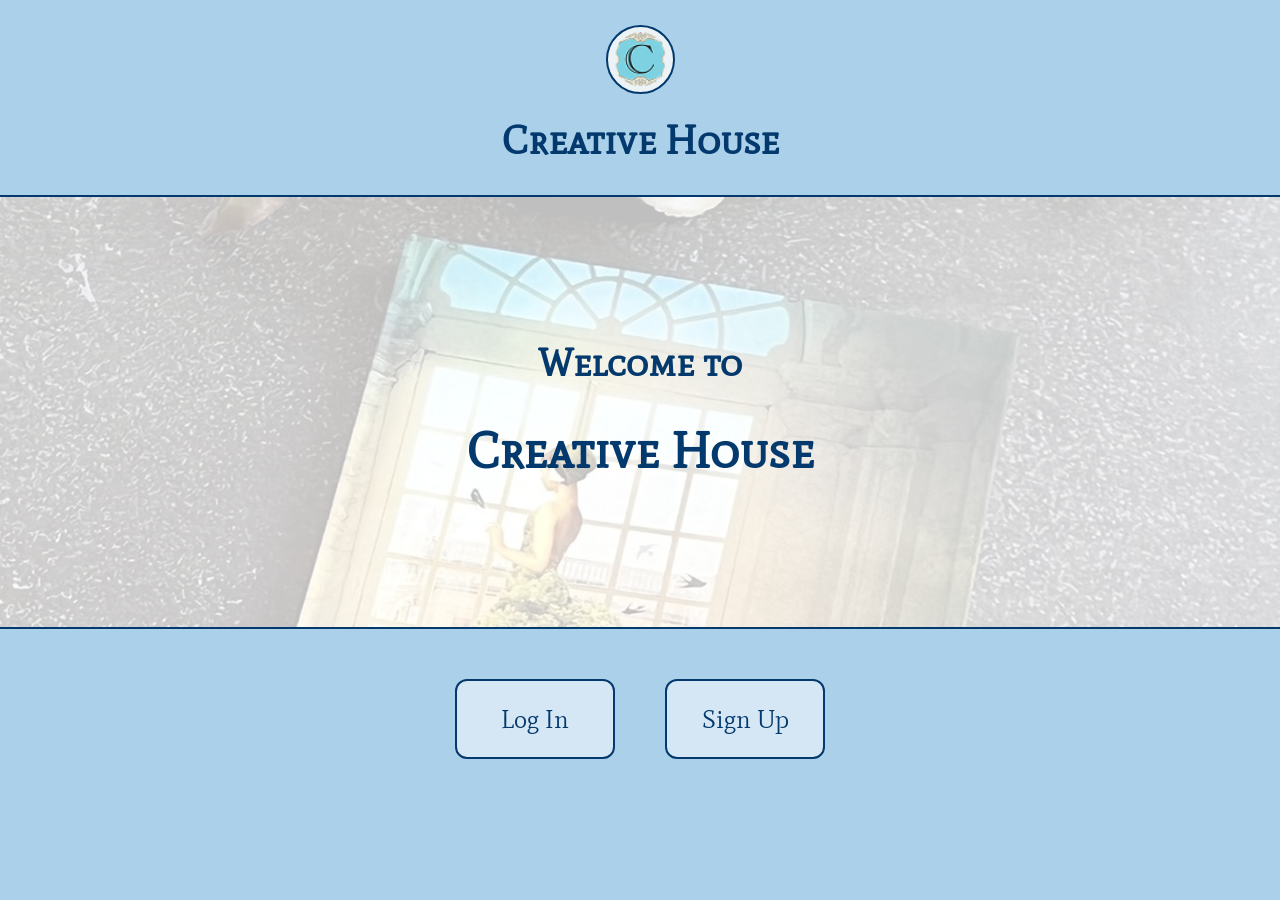
<file: index.html>
<!DOCTYPE html>
<html lang="en">
<head>
    <meta charset="UTF-8">
    <meta name="viewport" content="width=device-width, initial-scale=1.0">
    <title>Welcome Page</title>
    <link href="https://fonts.googleapis.com/css2?family=Mate+SC&display=swap" rel="stylesheet">
    <link href="https://fonts.googleapis.com/css2?family=Mate+SC&family=Mate:ital@0;1&display=swap" rel="stylesheet">
    <link rel="stylesheet" href="Welcome Page.css">
</head>
<body>
    <header>
        <img class="logo" src="Images/Creative House Logo.png" alt="Creative House Logo">
        <h1>Creative House</h1>
    </header>
    <main>
        <div class="container">
            <img src="Images/Welcome Page Background.png" alt="Welcome Page Background">
            <div class="transparentBox">
                <div class="centered">
                    <h2>Welcome to</h2>
                    <h1>Creative House</h1>
                </div>
            </div>
        </div>
    </main>
    <footer>
        <div class="buttonContainer">
            <a href="Home Page.html"><button>Log In</button></a>
            <a href="Home Page.html"><button>Sign Up</button></a>
        </div>
    </footer>
</body>
</html>
</file>
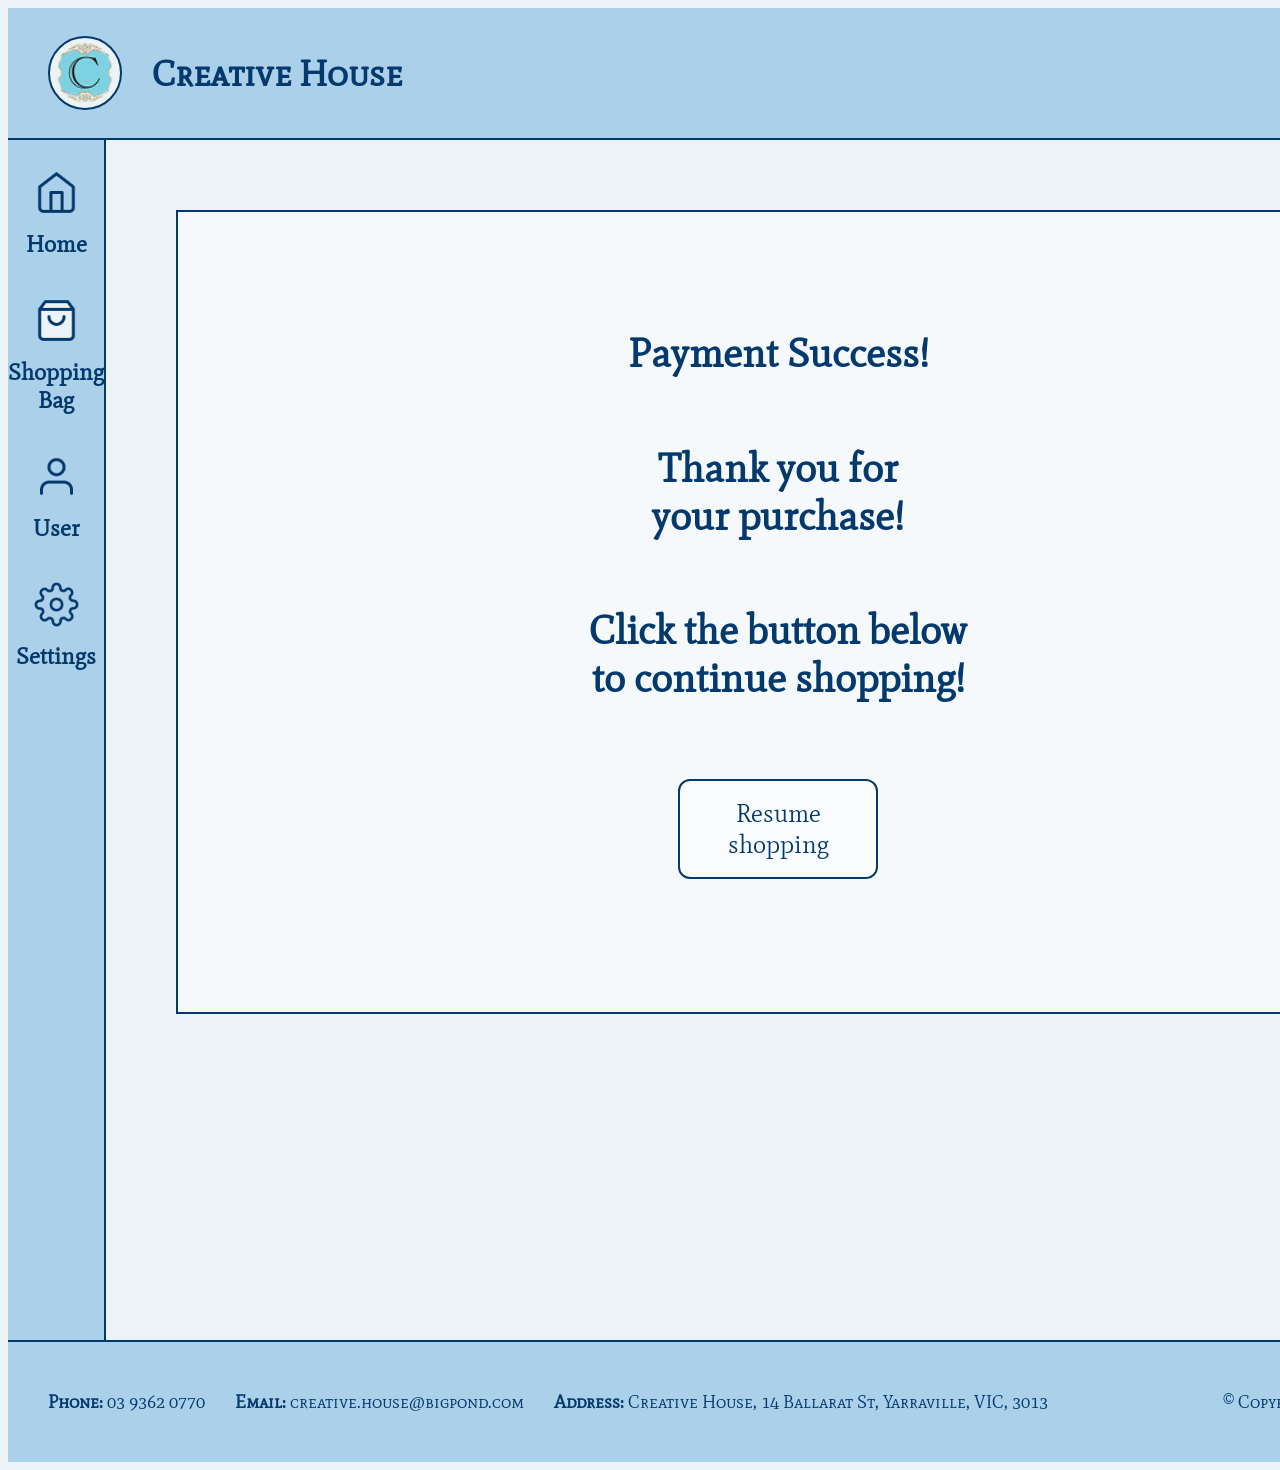
<file: Confirmation of Payment.html>
<!DOCTYPE html>
<html lang="en">
<head>
    <meta charset="UTF-8">
    <meta name="viewport" content="width=device-width, initial-scale=1.0">
    <title>Confirmation of Payment</title>
    <link href="https://fonts.googleapis.com/css2?family=Mate+SC&display=swap" rel="stylesheet">
    <link href="https://fonts.googleapis.com/css2?family=Mate+SC&family=Mate:ital@0;1&display=swap" rel="stylesheet">
    <link rel="stylesheet" href="INFO20005 A3.css">
</head>
<body>
    <header>
        <img class="logo" src="Images/Creative House Logo.png" alt="Creative house Logo">
        <h1>Creative House</h1>
    </header>
    <main>
        <div id="navbar">
            <a href="Home Page.html"><img src="Images/Home.png" alt="Home"></a>
            <a href="Home Page.html"><h3>Home</h3></a>
            <div class="bag-wrapper">
                <img src="Images/Shopping Bag Active.png" alt="Shopping Bag">
                <span class="bagBadge" id="bagBadge">2</span>
            </div>
            <h3>Shopping <br> Bag</h3>
            <img src="Images/User.png" alt="User">
            <h3>User</h3>
            <img src="Images/Settings.png" alt="Settings">
            <h3>Settings</h3>
        </div>
        <div class="content">
            <div class="confirmBox">
                <h1>Payment Success!</h1>
                <h1>Thank you for <br> your purchase!</h1>
                <h1>Click the button below <br> to continue shopping!</h1>
                <div class="endButtonContainer">
                    <a href="Home Page.html"><button class="endButton">Resume shopping</button></a>
                </div>
            </div>
        </div>
    </main>
    <footer>
        <p><strong>Phone:</strong> 03 9362 0770</p>
        <p><strong>Email:</strong> creative.house@bigpond.com</p>
        <p><strong>Address:</strong> Creative House, 14 Ballarat St, Yarraville, VIC, 3013</p>
        <div class="copyright">
            <p>© Copyright Creative House 2026</p>
        </div>
    </footer>
</body>
</html>
</file>
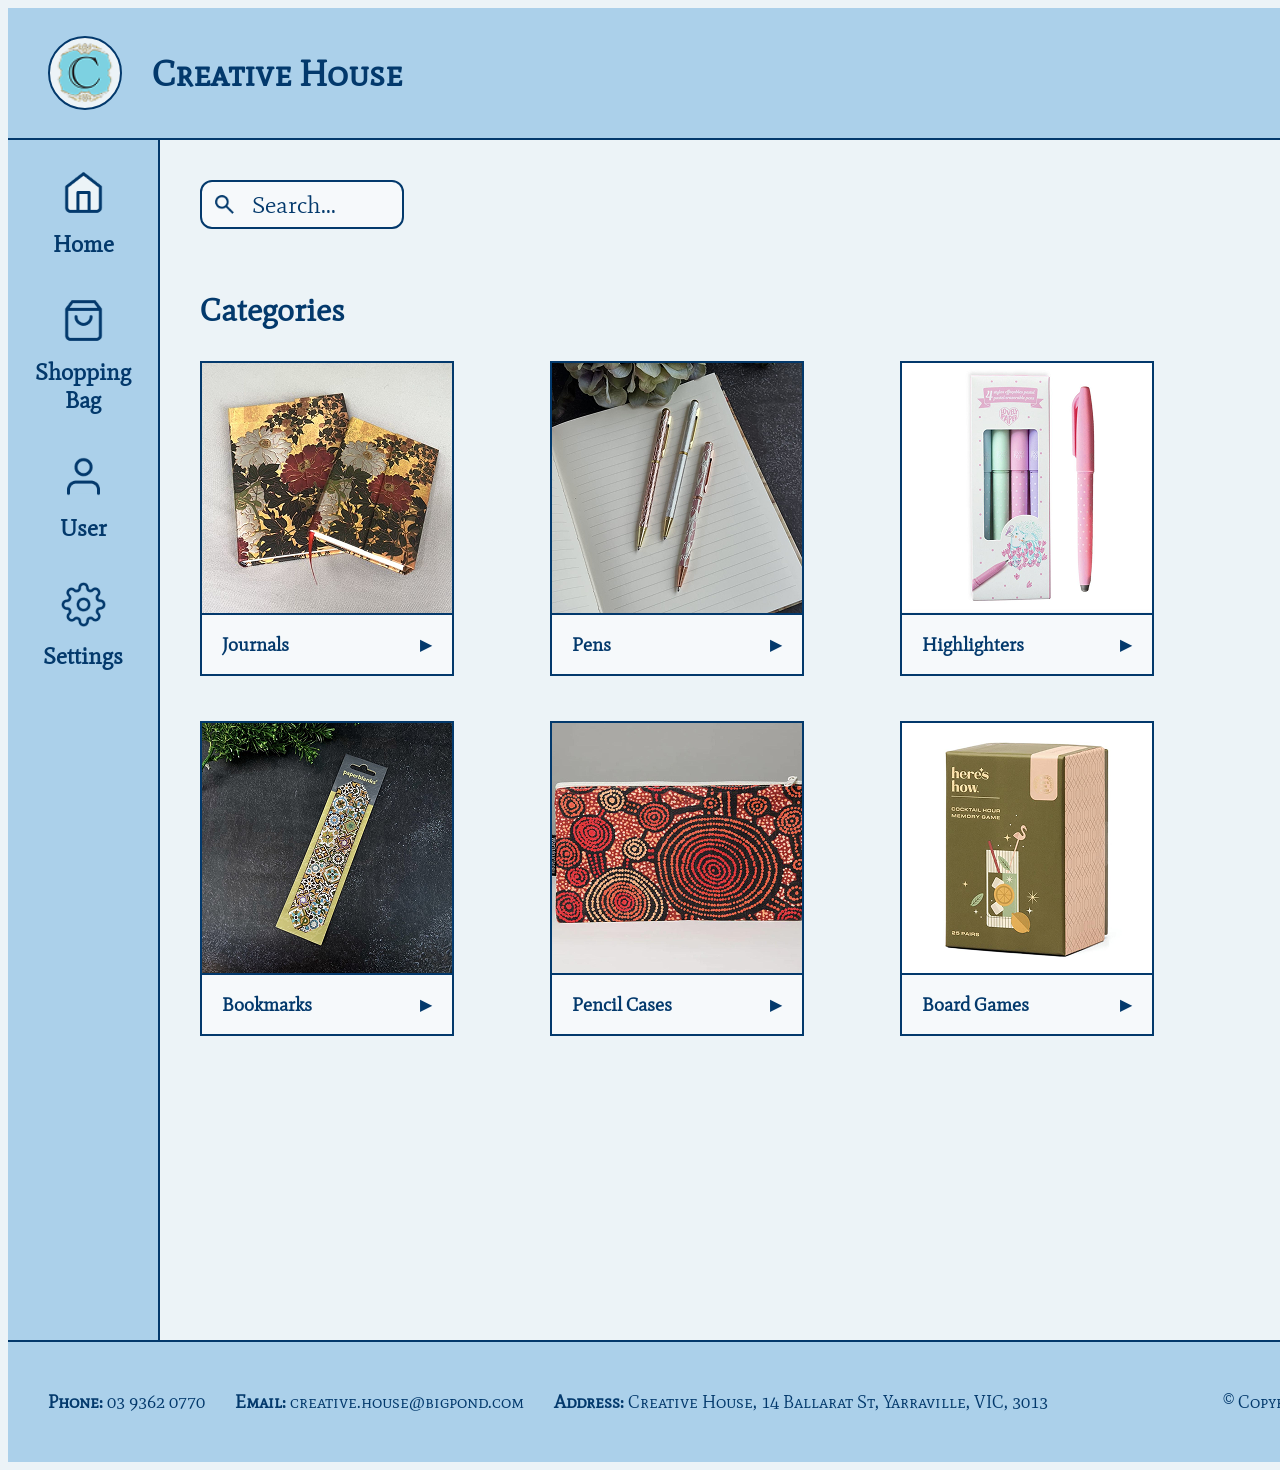
<file: Home Page.html>
<!DOCTYPE html>
<html lang="en">
<head>
    <meta charset="UTF-8">
    <meta name="viewport" content="width=device-width, initial-scale=1.0">
    <title>Home Page</title>
    <link href="https://fonts.googleapis.com/css2?family=Mate+SC&display=swap" rel="stylesheet">
    <link href="https://fonts.googleapis.com/css2?family=Mate+SC&family=Mate:ital@0;1&display=swap" rel="stylesheet">
    <link rel="stylesheet" href="INFO20005 A3.css">
    <script src="INFO20005 A3.js"></script>
</head>
<body>
    <header>
        <img class="logo" src="Images/Creative House Logo.png" alt="Creative house Logo">
        <h1>Creative House</h1>
    </header>
    <main>
        <div id="navbar">
            <img src="Images/Home Active.png" alt="Home">
            <h3>Home</h3>
            <div class="bag-wrapper">
                <img src="Images/Shopping Bag.png" alt="Shopping Bag">
                <span class="bagBadge" id="bagBadge">1</span>
            </div>
            <h3>Shopping <br> Bag</h3>
            <img src="Images/User.png" alt="User">
            <h3>User</h3>
            <img src="Images/Settings.png" alt="Settings">
            <h3>Settings</h3>
        </div>
        <div class="content">
            <div class="searchBar">
                <img src="Images/Magnifying Glass.png" alt="Search">
                <p>Search...</p>
            </div>
            <h1>Categories</h1>
            <div class="categories">
                <a href="Journal List.html">
                    <div class="categoryBox">
                        <img src="Images/Journals.png" alt="Journals">
                        <div class="categoryBoxLabel">
                            <h3>Journals</h3>
                            <span>&#9654;</span>
                        </div>
                    </div>
                </a>
                <a href="Pen List.html">
                    <div class="categoryBox">
                        <img src="Images/Pens.png" alt="Journals">
                        <div class="categoryBoxLabel">
                            <h3>Pens</h3>
                            <span>&#9654;</span>
                        </div>
                    </div>
                </a>
                <div class="categoryBox">
                    <img src="Images/Highlighters.png" alt="Journals">
                    <div class="categoryBoxLabel">
                        <h3>Highlighters</h3>
                        <span>&#9654;</span>
                    </div>
                </div>
                <div class="categoryBox">
                    <img src="Images/Bookmarks.png" alt="Journals">
                    <div class="categoryBoxLabel">
                        <h3>Bookmarks</h3>
                        <span>&#9654;</span>
                    </div>
                </div>
                <div class="categoryBox">
                    <img src="Images/Pencil Cases.png" alt="Journals">
                    <div class="categoryBoxLabel">
                        <h3>Pencil Cases</h3>
                        <span>&#9654;</span>
                    </div>
                </div>
                <div class="categoryBox">
                    <img src="Images/Board Games.png" alt="Journals">
                    <div class="categoryBoxLabel">
                        <h3>Board Games</h3>
                        <span>&#9654;</span>
                    </div>
                </div>
            </div>
            <div class="chatbot">
                <img src="Images/AI Icon.png" alt="AI chatbot">
                <h3>Is there <br>anything I can help with?</h3>
            </div>
        </div>
    </main>
    <footer>
        <p><strong>Phone:</strong> 03 9362 0770</p>
        <p><strong>Email:</strong> creative.house@bigpond.com</p>
        <p><strong>Address:</strong> Creative House, 14 Ballarat St, Yarraville, VIC, 3013</p>
        <div class="copyright">
            <p>© Copyright Creative House 2026</p>
        </div>
    </footer>
</body>
</html>
</file>
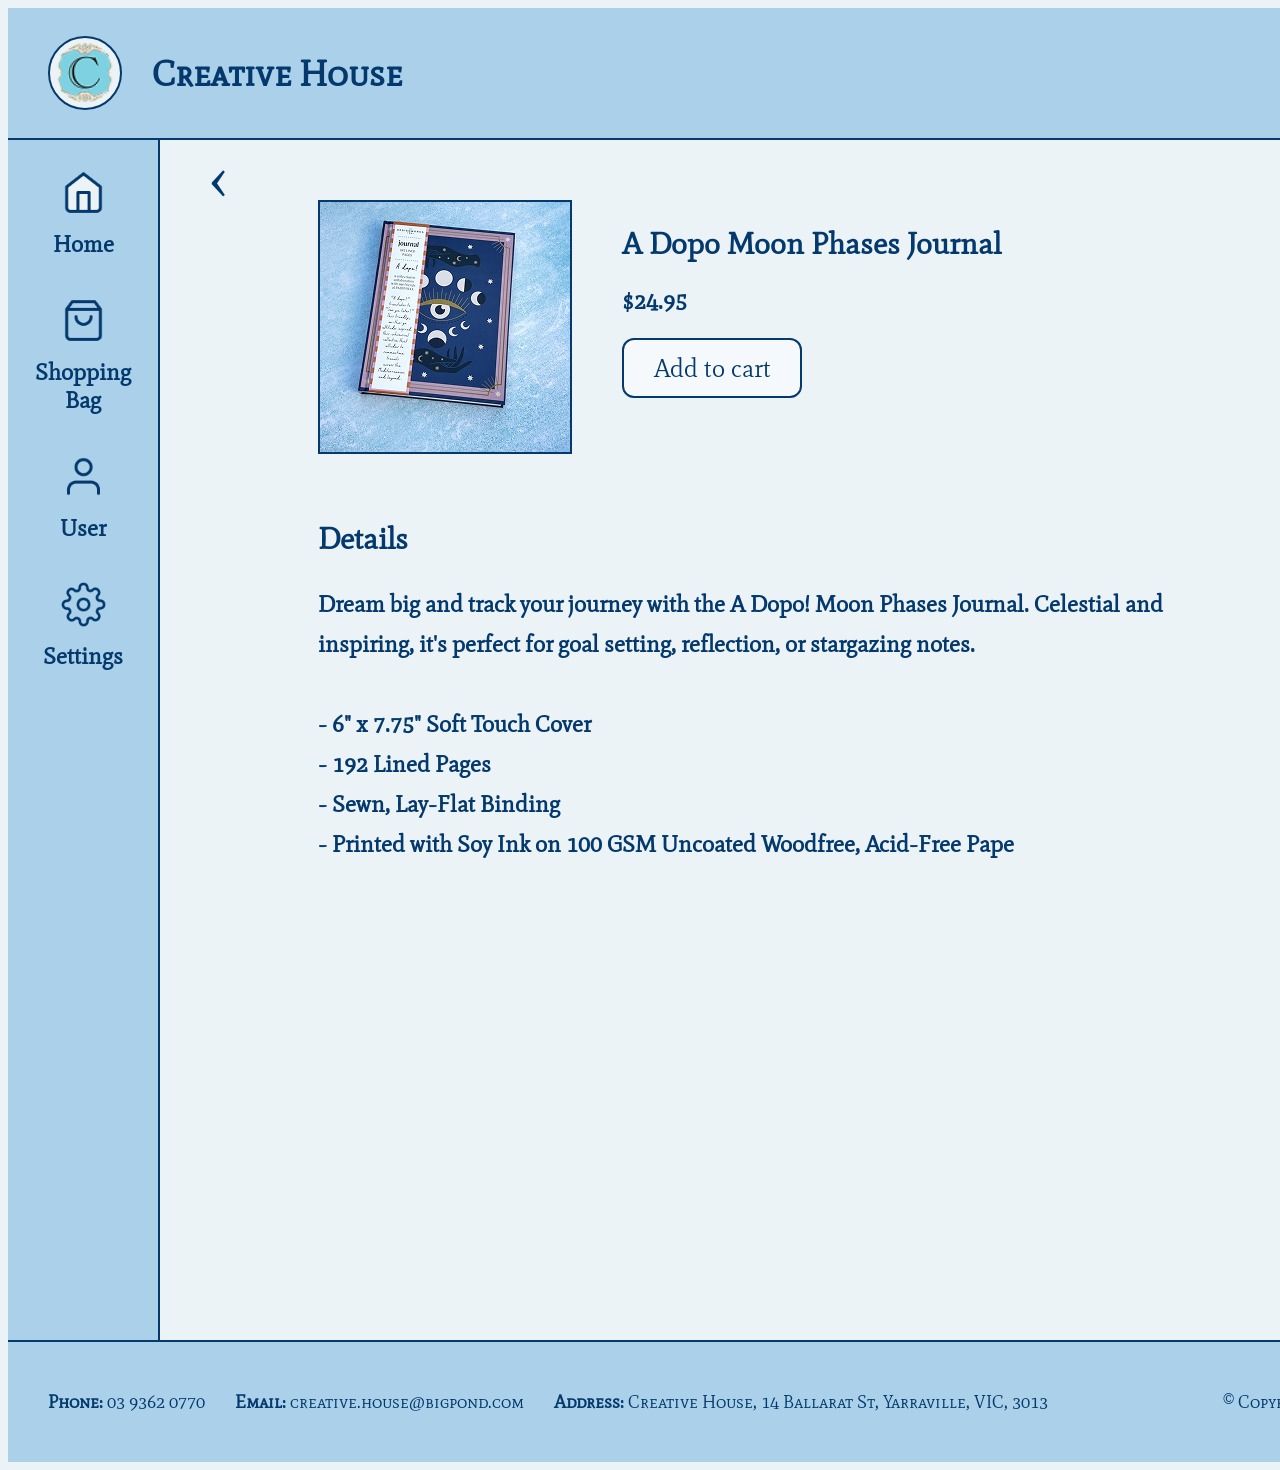
<file: Journal Details.html>
<!DOCTYPE html>
<html lang="en">
<head>
    <meta charset="UTF-8">
    <meta name="viewport" content="width=device-width, initial-scale=1.0">
    <title>Journal Details</title>
    <link href="https://fonts.googleapis.com/css2?family=Mate+SC&display=swap" rel="stylesheet">
    <link href="https://fonts.googleapis.com/css2?family=Mate+SC&family=Mate:ital@0;1&display=swap" rel="stylesheet">
    <link rel="stylesheet" href="INFO20005 A3.css">
    <script src="INFO20005 A3.js"></script>
</head>
<body>
    <header>
        <img class="logo" src="Images/Creative House Logo.png" alt="Creative house Logo">
        <h1>Creative House</h1>
    </header>
    <main>
        <div id="navbar">
            <a href="Home Page.html"><img src="Images/Home Active.png" alt="Home"></a>
            <a href="Home Page.html"><h3>Home</h3></a>
            <a href="Shopping Bag Ver1.html">
                <div class="bag-wrapper">
                    <img src="Images/Shopping Bag.png" alt="Shopping Bag">
                    <span class="bagBadge" id="bagBadge">1</span>
                </div>
                <h3>Shopping <br> Bag</h3>
            </a>
            <img src="Images/User.png" alt="User">
            <h3>User</h3>
            <img src="Images/Settings.png" alt="Settings">
            <h3>Settings</h3>
        </div>
        <a href="Journal List.html"><span class="backButton">&#8249;</span></a>
        <div class="productContent">
            <div class="productContentTop">
                <img src="Images/Journal 1.png" alt="Journal 1">
                <div class="description">
                    <h2>A Dopo Moon Phases Journal</h2>
                    <h3>$24.95</h3>
                    <button class="button" id="addButton" onclick="addToCart()">Add to cart</button>
                </div>
            </div>
            <div class="details">
                <h2>Details</h2>
                <h3>
                    Dream big and track your journey with the A Dopo! 
                    Moon Phases Journal. Celestial and inspiring, it's 
                    perfect for goal setting, reflection, or stargazing notes. <br>
                    <br>
                    - 6" x 7.75" Soft Touch Cover <br>
                    - 192 Lined Pages <br>
                    - Sewn, Lay-Flat Binding <br>
                    - Printed with Soy Ink on 100 GSM Uncoated Woodfree, Acid-Free Pape
                </h3>
            </div>
        </div>
    </main>
    <footer>
        <p><strong>Phone:</strong> 03 9362 0770</p>
        <p><strong>Email:</strong> creative.house@bigpond.com</p>
        <p><strong>Address:</strong> Creative House, 14 Ballarat St, Yarraville, VIC, 3013</p>
        <div class="copyright">
            <p>© Copyright Creative House 2026</p>
        </div>
    </footer>
</body>
</html>
</file>
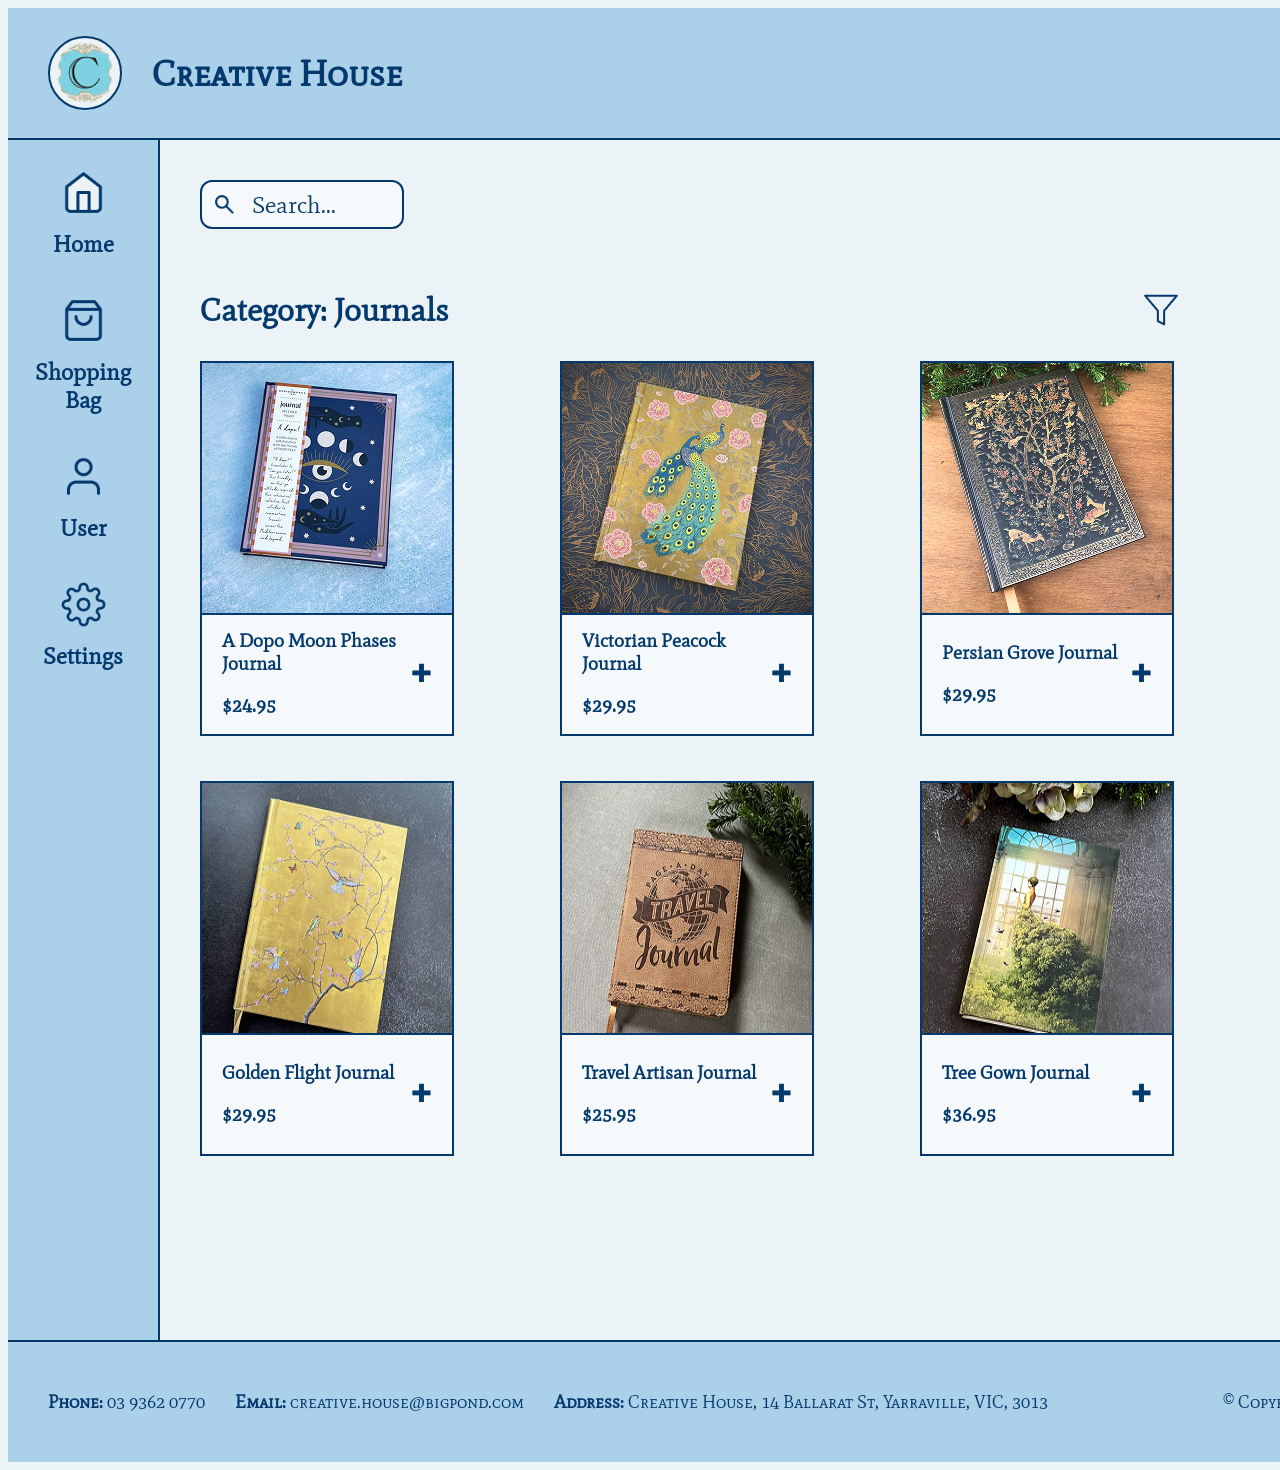
<file: Journal List.html>
<!DOCTYPE html>
<html lang="en">
<head>
    <meta charset="UTF-8">
    <meta name="viewport" content="width=device-width, initial-scale=1.0">
    <title>Journal List</title>
    <link href="https://fonts.googleapis.com/css2?family=Mate+SC&display=swap" rel="stylesheet">
    <link href="https://fonts.googleapis.com/css2?family=Mate+SC&family=Mate:ital@0;1&display=swap" rel="stylesheet">
    <link rel="stylesheet" href="INFO20005 A3.css">
    <script src="INFO20005 A3.js"></script>
</head>
<body>
    <header>
        <img class="logo" src="Images/Creative House Logo.png" alt="Creative house Logo">
        <h1>Creative House</h1>
    </header>
    <main>
        <div id="navbar">
            <a href="Home Page.html"><img src="Images/Home Active.png" alt="Home"></a>
            <a href="Home Page.html"><h3>Home</h3></a>
            <div class="bag-wrapper">
                <img src="Images/Shopping Bag.png" alt="Shopping Bag">
                <span class="bagBadge" id="bagBadge">1</span>
            </div>
            <h3>Shopping <br> Bag</h3>
            <img src="Images/User.png" alt="User">
            <h3>User</h3>
            <img src="Images/Settings.png" alt="Settings">
            <h3>Settings</h3>
        </div>
        <div class="content">
            <div class="searchBar">
                <img src="Images/Magnifying Glass.png" alt="Search">
                <p>Search...</p>
            </div>
            <div class="subheading">
                <h1>Category: Journals</h1>
                <img src="Images/Filter.png" alt="Filter">
            </div>
            <div class="products">
                <a href="Journal Details.html">
                    <div class="productBox">
                        <img src="Images/Journal 1.png" alt="Journal 1">
                        <div class="productBoxLabel">
                            <div class="productInfo">
                                <h3>A Dopo Moon Phases Journal</h3>
                                <h4>$24.95</h4>
                            </div>
                            <span class="addButton">&#10010;</span>
                        </div>
                    </div>
                </a>
                <div class="productBox">
                    <img src="Images/Journal 2.png" alt="Journal 2">
                    <div class="productBoxLabel">
                        <div class="productInfo">
                            <h3>Victorian Peacock Journal</h3>
                            <h4>$29.95</h4>
                        </div>
                        <span class="addButton">&#10010;</span>
                    </div>
                </div>
                <div class="productBox">
                    <img src="Images/Journal 3.png" alt="Journal 3">
                    <div class="productBoxLabel">
                        <div class="productInfo">
                            <h3>Persian Grove Journal</h3>
                            <h4>$29.95</h4>
                        </div>
                        <span class="addButton">&#10010;</span>
                    </div>
                </div>
                <div class="productBox">
                    <img src="Images/Journal 4.png" alt="Journal 4">
                    <div class="productBoxLabel">
                        <div class="productInfo">
                            <h3>Golden Flight Journal</h3>
                            <h4>$29.95</h4>
                        </div>
                        <span class="addButton">&#10010;</span>
                    </div>
                </div>
                <div class="productBox">
                    <img src="Images/Journal 5.png" alt="Journal 5">
                    <div class="productBoxLabel">
                        <div class="productInfo">
                            <h3>Travel Artisan Journal</h3>
                            <h4>$25.95</h4>
                        </div>
                        <span class="addButton">&#10010;</span>
                    </div>
                </div>
                <div class="productBox">
                    <img src="Images/Journal 6.png" alt="Journal 6">
                    <div class="productBoxLabel">
                        <div class="productInfo">
                            <h3>Tree Gown Journal</h3>
                            <h4>$36.95</h4>
                        </div>
                        <span class="addButton">&#10010;</span>
                    </div>
                </div>
            </div>
            <div class="chatbot">
                <img src="Images/AI Icon.png" alt="AI chatbot">
                <h3>Is there <br>anything I can help with?</h3>
            </div>
        </div>
    </main>
    <footer>
        <p><strong>Phone:</strong> 03 9362 0770</p>
        <p><strong>Email:</strong> creative.house@bigpond.com</p>
        <p><strong>Address:</strong> Creative House, 14 Ballarat St, Yarraville, VIC, 3013</p>
        <div class="copyright">
            <p>© Copyright Creative House 2026</p>
        </div>
    </footer>
</body>
</html>
</file>
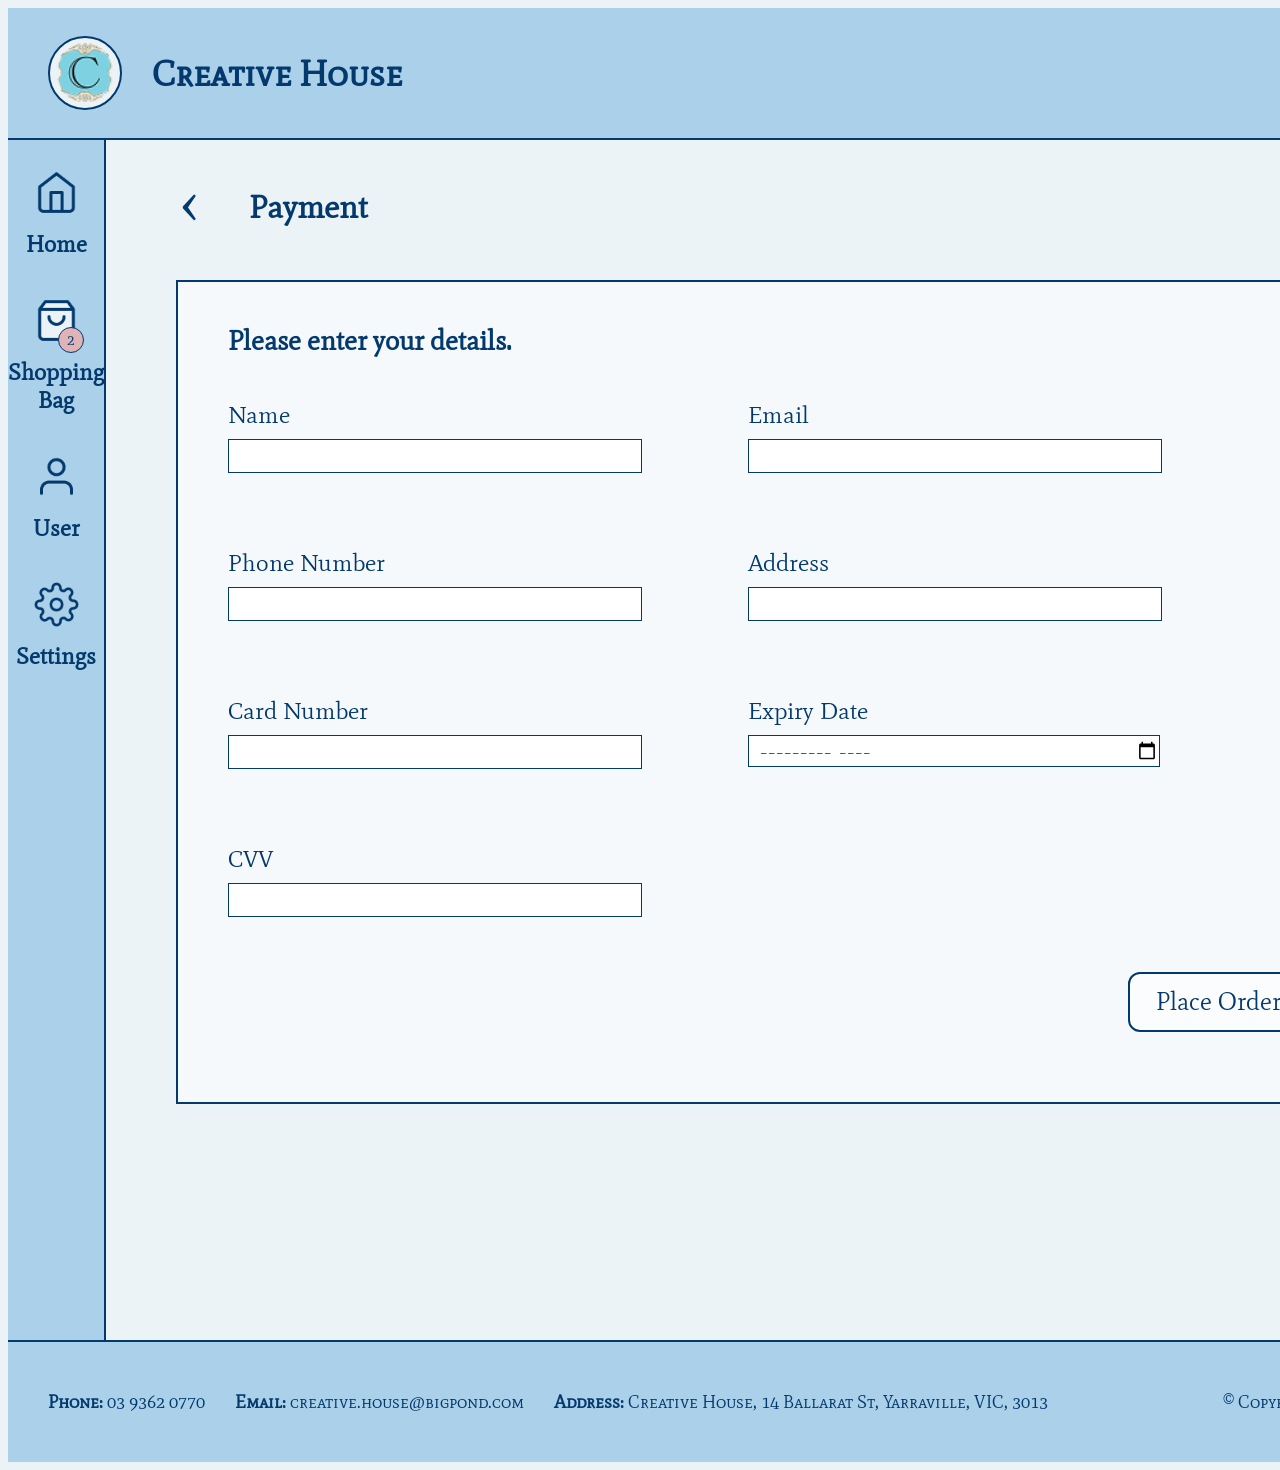
<file: Payment Details.html>
<!DOCTYPE html>
<html lang="en">
<head>
    <meta charset="UTF-8">
    <meta name="viewport" content="width=device-width, initial-scale=1.0">
    <title>Payment Details</title>
    <link href="https://fonts.googleapis.com/css2?family=Mate+SC&display=swap" rel="stylesheet">
    <link href="https://fonts.googleapis.com/css2?family=Mate+SC&family=Mate:ital@0;1&display=swap" rel="stylesheet">
    <link rel="stylesheet" href="INFO20005 A3.css">
    <script src="INFO20005 A3.js"></script>
</head>
<body>
    <header>
        <img class="logo" src="Images/Creative House Logo.png" alt="Creative house Logo">
        <h1>Creative House</h1>
    </header>
    <main>
        <div id="navbar">
            <a href="Home Page.html"><img src="Images/Home.png" alt="Home"></a>
            <a href="Home Page.html"><h3>Home</h3></a>
            <div class="bag-wrapper">
                <img src="Images/Shopping Bag Active.png" alt="Shopping Bag">
                <span class="bagBadge" id="bagBadge" style="display:flex;">2</span>
            </div>
            <h3>Shopping <br> Bag</h3>
            <img src="Images/User.png" alt="User">
            <h3>User</h3>
            <img src="Images/Settings.png" alt="Settings">
            <h3>Settings</h3>
        </div>
        <div class="content">
            <div class="title">
                <a href="Shopping Bag Ver2.html"><span class="backButton">&#8249;</span></a>
                <h1>Payment</h1>
            </div>
            <div class="paymentBox">
                <h2>Please enter your details.</h2>
                <div class="form">
                    <form>
                        <label>Name<br>
                            <input type="text" id="inputName" required>
                            <span class="error" id="nameError"></span>
                        </label>
                        <label>Email<br>
                            <input type="email" id="inputEmail" required>
                            <span class="error" id="emailError"></span>
                        </label>
                        <label>Phone Number<br>
                            <input type="text" id="inputPhone" minlength="10" maxlength="11" required>
                            <span class="error" id="phoneError"></span>
                        </label>
                        <label>Address<br>
                            <input type="text" id="inputAddress" required>
                            <span class="error" id="addressError"></span>
                        </label>
                        <label>Card Number<br>
                            <input type="text" id="inputCardNumber" minlength="16" maxlength="16" required>
                            <span class="error" id="cardNumberError"></span>
                        </label>
                        <label>Expiry Date<br>
                            <input type="month" id="inputExpiry" required>
                            <span class="error" id="expiryError"></span>
                        </label>
                        <label>CVV<br>
                            <input type="text" id="inputCvv" minlength="3" maxlength="3" required>
                            <span class="error" id="cvvError"></span>
                        </label>
                    </form>
                    <div class="placeOrder">
                        <button type="button" onclick="validatePayment()" id="placeOrder" class="button">Place Order</button>
                    </div>
                </div>
            </div>
        </div>
    </main>
    <footer>
        <p><strong>Phone:</strong> 03 9362 0770</p>
        <p><strong>Email:</strong> creative.house@bigpond.com</p>
        <p><strong>Address:</strong> Creative House, 14 Ballarat St, Yarraville, VIC, 3013</p>
        <div class="copyright">
            <p>© Copyright Creative House 2026</p>
        </div>
    </footer>
</body>
</html>
</file>
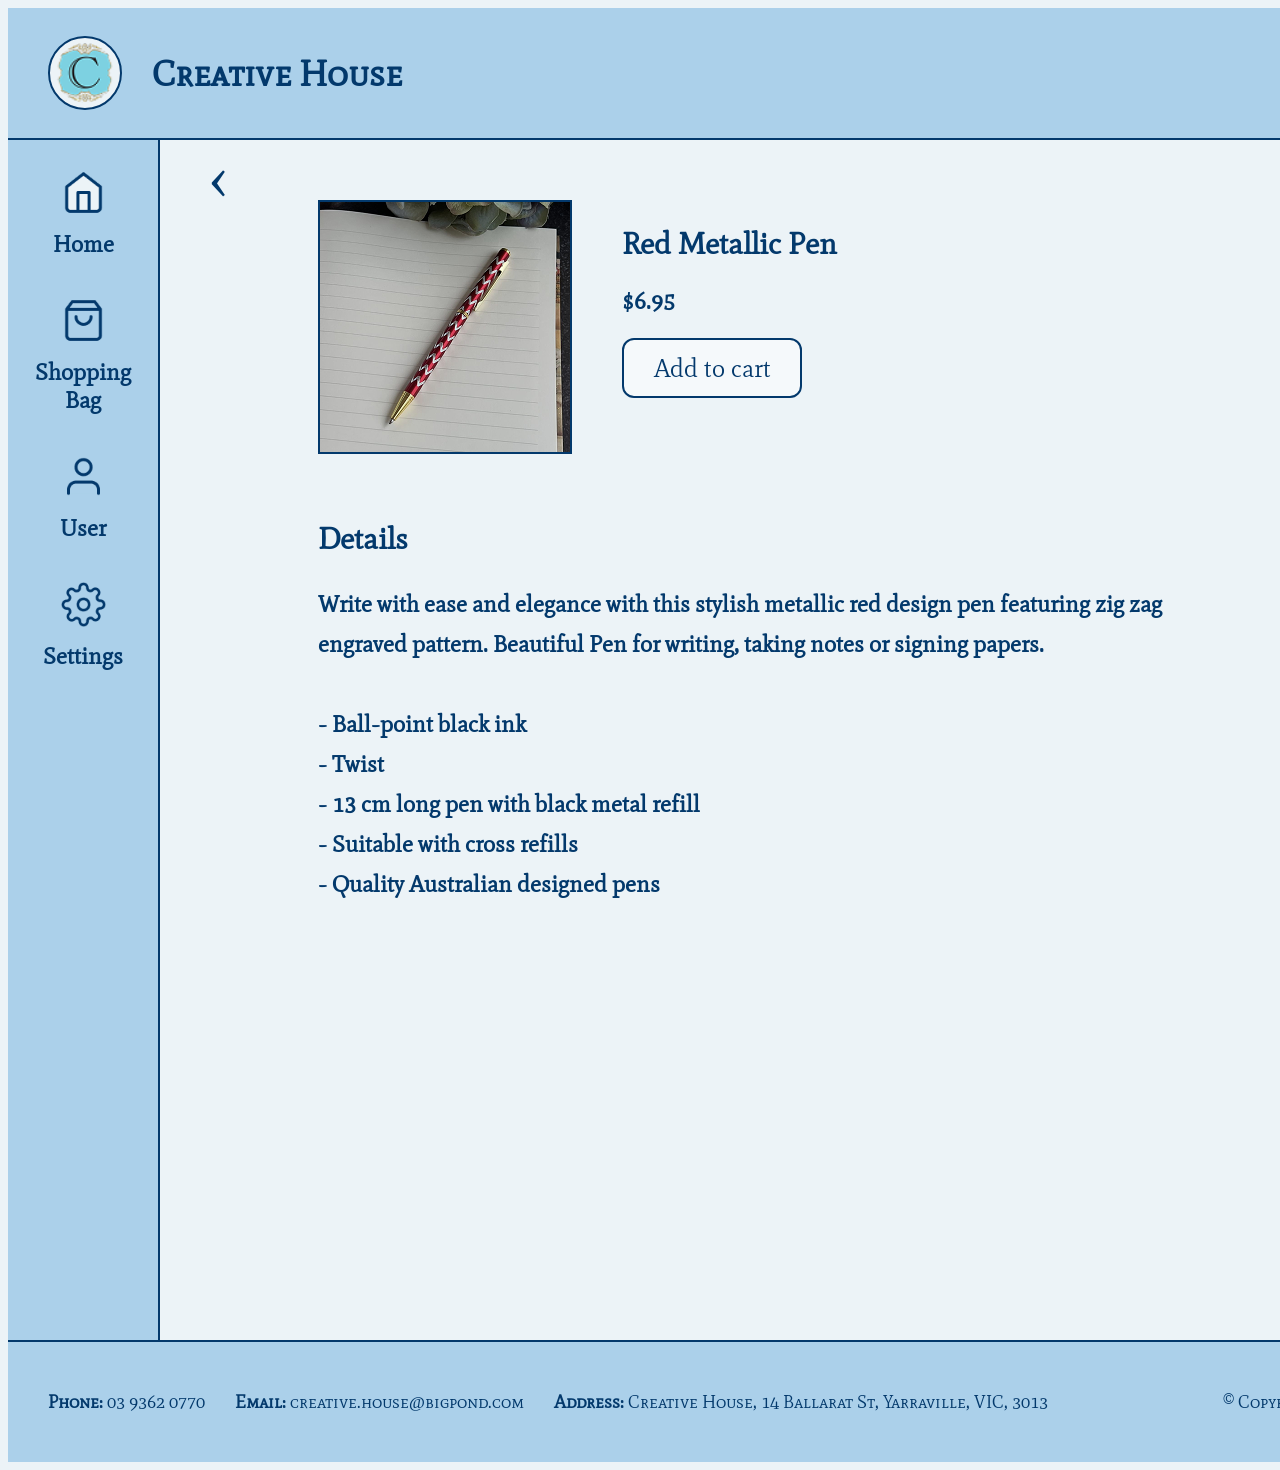
<file: Pen Details.html>
<!DOCTYPE html>
<html lang="en">
<head>
    <meta charset="UTF-8">
    <meta name="viewport" content="width=device-width, initial-scale=1.0">
    <title>Pen Details</title>
    <link href="https://fonts.googleapis.com/css2?family=Mate+SC&display=swap" rel="stylesheet">
    <link href="https://fonts.googleapis.com/css2?family=Mate+SC&family=Mate:ital@0;1&display=swap" rel="stylesheet">
    <link rel="stylesheet" href="INFO20005 A3.css">
    <script src="INFO20005 A3.js"></script>
</head>
<body>
    <header>
        <img class="logo" src="Images/Creative House Logo.png" alt="Creative house Logo">
        <h1>Creative House</h1>
    </header>
    <main>
        <div id="navbar">
            <a href="Home Page.html"><img src="Images/Home Active.png" alt="Home"></a>
            <a href="Home Page.html"><h3>Home</h3></a>
            <a href="Shopping Bag Ver2.html">
                <div class="bag-wrapper">
                    <img src="Images/Shopping Bag.png" alt="Shopping Bag">
                    <span class="bagBadge" id="bagBadge">2</span>
                </div>
                <h3>Shopping <br> Bag</h3>
            </a>
            <img src="Images/User.png" alt="User">
            <h3>User</h3>
            <img src="Images/Settings.png" alt="Settings">
            <h3>Settings</h3>
        </div>
        <a href="Pen List.html"><span class="backButton">&#8249;</span></a>
        <div class="productContent">
            <div class="productContentTop">
                <img src="Images/Pen 1.png" alt="Pen 1">
                <div class="description">
                    <h2>Red Metallic Pen</h2>
                    <h3>$6.95</h3>
                    <button class="button" id="addButton" onclick="addToCart()">Add to cart</button>
                </div>
            </div>
            <div class="details">
                <h2>Details</h2>
                <h3>
                    Write with ease and elegance with this stylish metallic 
                    red design pen featuring zig zag engraved pattern. Beautiful 
                    Pen for writing, taking notes or signing papers. <br>
                    <br>
                    - Ball-point black ink <br>
                    - Twist <br>
                    - 13 cm long pen with black metal refill <br>
                    - Suitable with cross refills <br>
                    - Quality Australian designed pens
                </h3>
            </div>
        </div>
    </main>
    <footer>
        <p><strong>Phone:</strong> 03 9362 0770</p>
        <p><strong>Email:</strong> creative.house@bigpond.com</p>
        <p><strong>Address:</strong> Creative House, 14 Ballarat St, Yarraville, VIC, 3013</p>
        <div class="copyright">
            <p>© Copyright Creative House 2026</p>
        </div>
    </footer>
</body>
</html>
</file>
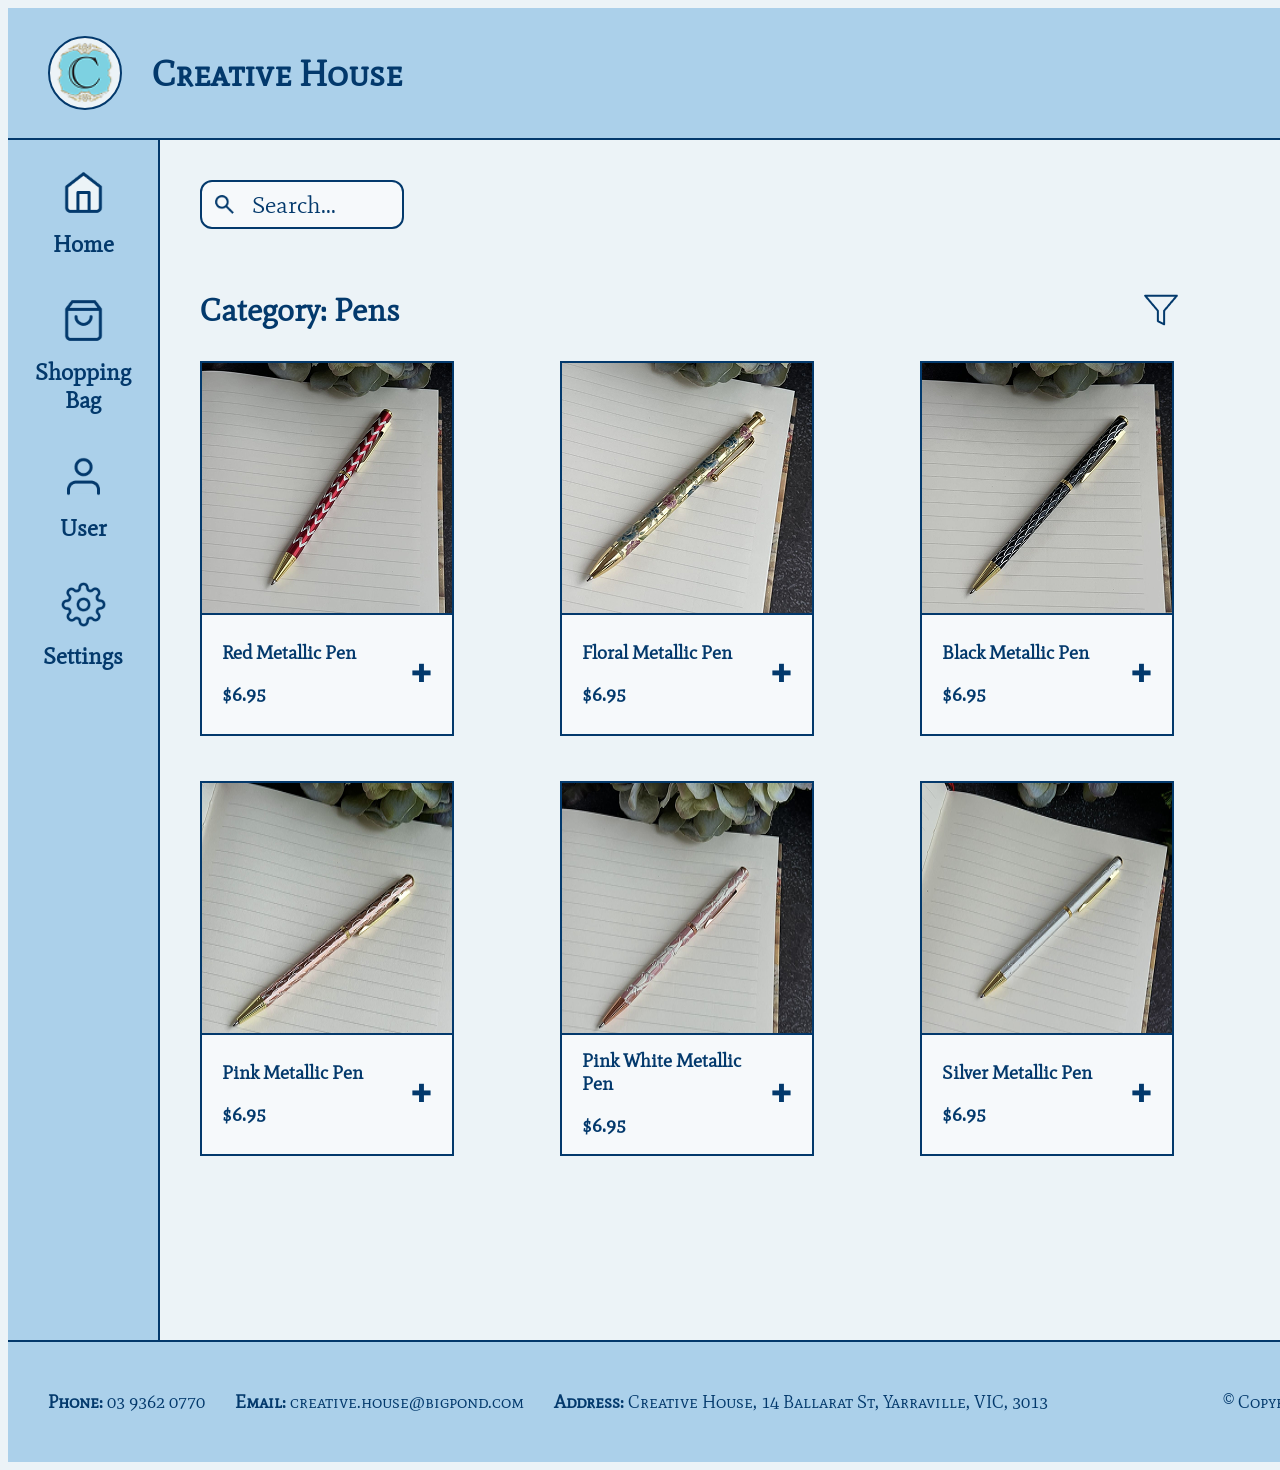
<file: Pen List.html>
<!DOCTYPE html>
<html lang="en">
<head>
    <meta charset="UTF-8">
    <meta name="viewport" content="width=device-width, initial-scale=1.0">
    <title>Pen List</title>
    <link href="https://fonts.googleapis.com/css2?family=Mate+SC&display=swap" rel="stylesheet">
    <link href="https://fonts.googleapis.com/css2?family=Mate+SC&family=Mate:ital@0;1&display=swap" rel="stylesheet">
    <link rel="stylesheet" href="INFO20005 A3.css">
    <script src="INFO20005 A3.js"></script>
</head>
<body>
    <header>
        <img class="logo" src="Images/Creative House Logo.png" alt="Creative house Logo">
        <h1>Creative House</h1>
    </header>
    <main>
        <div id="navbar">
            <a href="Home Page.html"><img src="Images/Home Active.png" alt="Home"></a>
            <a href="Home Page.html"><h3>Home</h3></a>
            <div class="bag-wrapper">
                <img src="Images/Shopping Bag.png" alt="Shopping Bag">
                <span class="bagBadge" id="bagBadge">1</span>
            </div>
            <h3>Shopping <br> Bag</h3>
            <img src="Images/User.png" alt="User">
            <h3>User</h3>
            <img src="Images/Settings.png" alt="Settings">
            <h3>Settings</h3>
        </div>
        <div class="content">
            <div class="searchBar">
                <img src="Images/Magnifying Glass.png" alt="Search">
                <p>Search...</p>
            </div>
            <div class="subheading">
                <h1>Category: Pens</h1>
                <img src="Images/Filter.png" alt="Filter">
            </div>
            <div class="products">
                <a href="Pen Details.html">
                    <div class="productBox">
                        <img src="Images/Pen 1.png" alt="Pen 1">
                        <div class="productBoxLabel">
                            <div class="productInfo">
                                <h3>Red Metallic Pen</h3>
                                <h4>$6.95</h4>
                            </div>
                            <span class="addButton">&#10010;</span>
                        </div>
                    </div>
                </a>
                <div class="productBox">
                    <img src="Images/Pen 2.png" alt="Pen 2">
                    <div class="productBoxLabel">
                        <div class="productInfo">
                            <h3>Floral Metallic Pen</h3>
                            <h4>$6.95</h4>
                        </div>
                        <span class="addButton">&#10010;</span>
                    </div>
                </div>
                <div class="productBox">
                    <img src="Images/Pen 3.png" alt="Pen 3">
                    <div class="productBoxLabel">
                        <div class="productInfo">
                            <h3>Black Metallic Pen</h3>
                            <h4>$6.95</h4>
                        </div>
                        <span class="addButton">&#10010;</span>
                    </div>
                </div>
                <div class="productBox">
                    <img src="Images/Pen 4.png" alt="Pen 4">
                    <div class="productBoxLabel">
                        <div class="productInfo">
                            <h3>Pink Metallic Pen</h3>
                            <h4>$6.95</h4>
                        </div>
                        <span class="addButton">&#10010;</span>
                    </div>
                </div>
                <div class="productBox">
                    <img src="Images/Pen 5.png" alt="Pen 5">
                    <div class="productBoxLabel">
                        <div class="productInfo">
                            <h3>Pink White Metallic Pen</h3>
                            <h4>$6.95</h4>
                        </div>
                        <span class="addButton">&#10010;</span>
                    </div>
                </div>
                <div class="productBox">
                    <img src="Images/Pen 6.png" alt="Pen 6">
                    <div class="productBoxLabel">
                        <div class="productInfo">
                            <h3>Silver Metallic Pen</h3>
                            <h4>$6.95</h4>
                        </div>
                        <span class="addButton">&#10010;</span>
                    </div>
                </div>
            </div>
            <div class="chatbot">
                <img src="Images/AI Icon.png" alt="AI chatbot">
                <h3>Is there <br>anything I can help with?</h3>
            </div>
        </div>
    </main>
    <footer>
        <p><strong>Phone:</strong> 03 9362 0770</p>
        <p><strong>Email:</strong> creative.house@bigpond.com</p>
        <p><strong>Address:</strong> Creative House, 14 Ballarat St, Yarraville, VIC, 3013</p>
        <div class="copyright">
            <p>© Copyright Creative House 2026</p>
        </div>
    </footer>
</body>
</html>
</file>
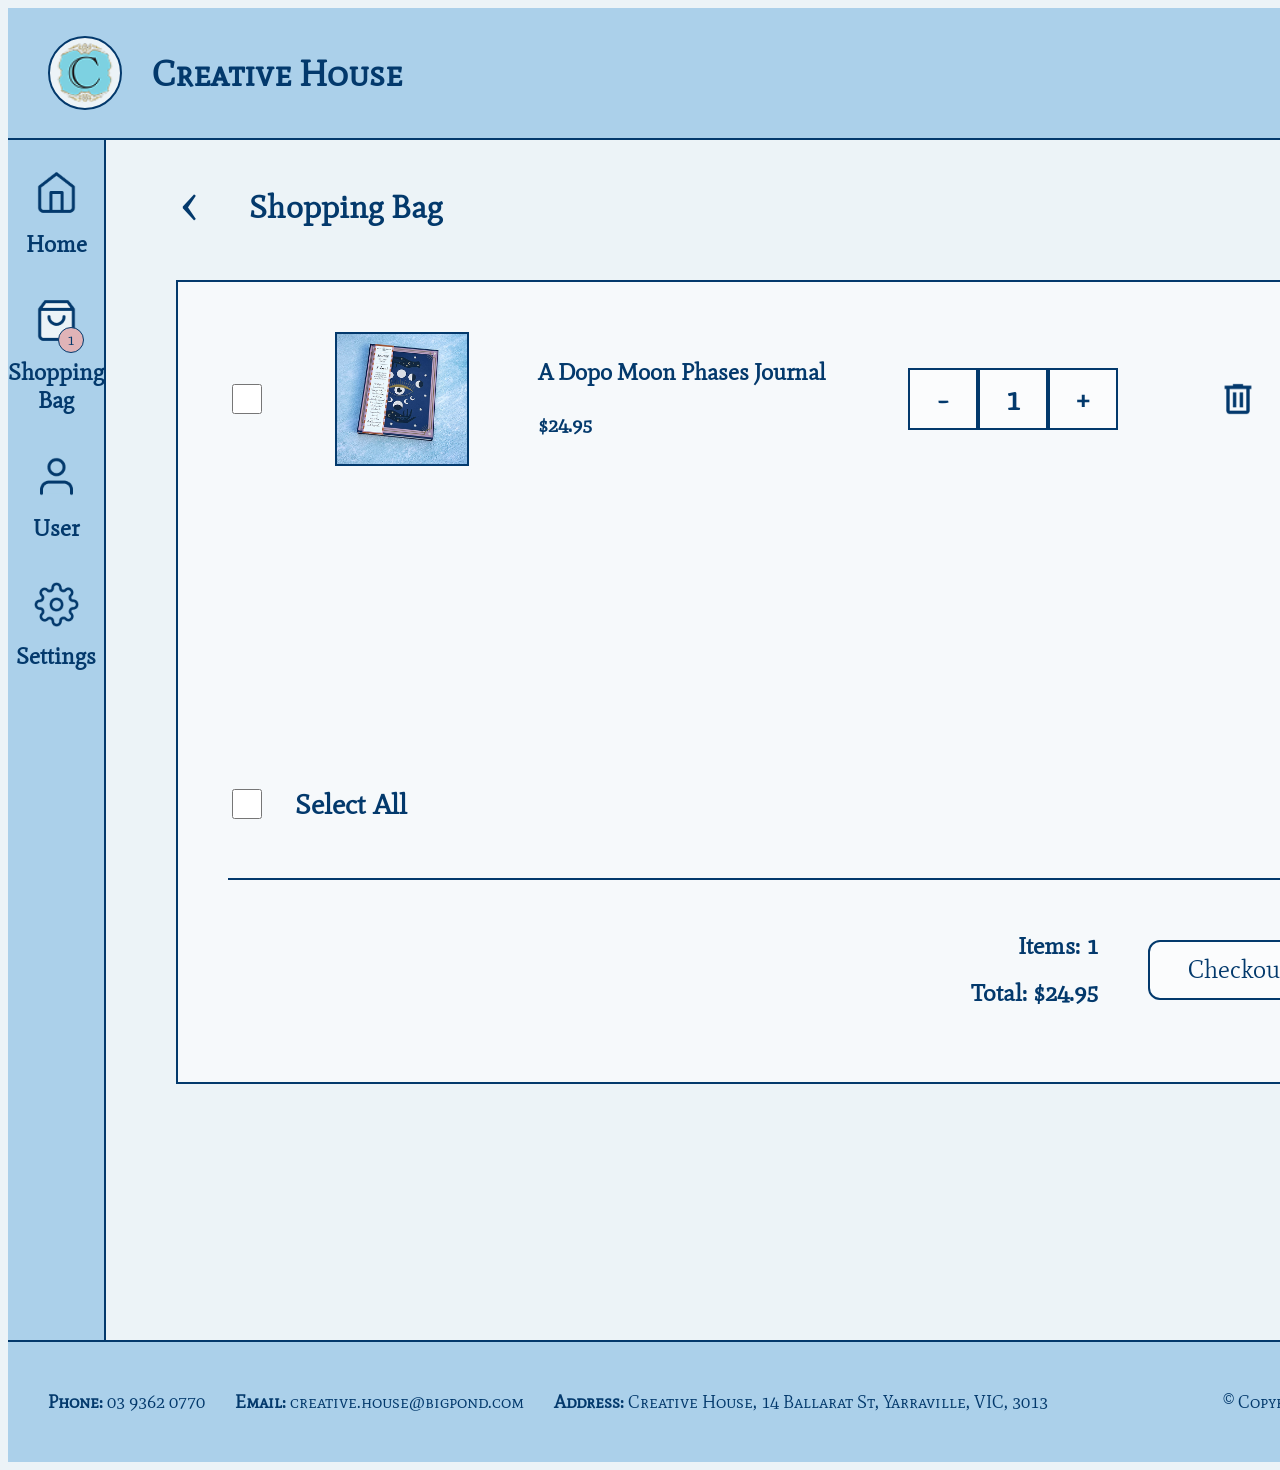
<file: Shopping Bag Ver1.html>
<!DOCTYPE html>
<html lang="en">
<head>
    <meta charset="UTF-8">
    <meta name="viewport" content="width=device-width, initial-scale=1.0">
    <title>Shopping Bag (1)</title>
    <link href="https://fonts.googleapis.com/css2?family=Mate+SC&display=swap" rel="stylesheet">
    <link href="https://fonts.googleapis.com/css2?family=Mate+SC&family=Mate:ital@0;1&display=swap" rel="stylesheet">
    <link rel="stylesheet" href="INFO20005 A3.css">
    <script src="INFO20005 A3.js"></script>
</head>
<body>
    <header>
        <img class="logo" src="Images/Creative House Logo.png" alt="Creative house Logo">
        <h1>Creative House</h1>
    </header>
    <main>
        <div id="navbar">
            <a href="Home Page.html"><img src="Images/Home.png" alt="Home"></a>
            <a href="Home Page.html"><h3>Home</h3></a>
            <div class="bag-wrapper">
                <img src="Images/Shopping Bag Active.png" alt="Shopping Bag">
                <span class="bagBadge" id="bagBadge" style="display:flex;">1</span>
            </div>
            <h3>Shopping <br> Bag</h3>
            <img src="Images/User.png" alt="User">
            <h3>User</h3>
            <img src="Images/Settings.png" alt="Settings">
            <h3>Settings</h3>
        </div>
        <div class="content">
            <div class="title">
                <a href="Home Page.html"><span class="backButton">&#8249;</span></a>
                <h1>Shopping Bag</h1>
            </div>
            <div class="box">
                <div class="journalInfo">
                    <input type="checkbox" class="productCheckbox">
                    <img class="productImage" src="Images/Journal 1.png" alt="Journal 1">
                    <div class="journalText">
                        <h3>A Dopo Moon Phases Journal</h3>
                        <h4>$24.95</h4>
                    </div>
                    <div class="journalInfoRight">
                        <div class="quantity">
                            <h2>-</h2>
                            <h2>1</h2>
                            <h2>+</h2>
                        </div>
                        <img class="binImage" src="Images/Bin.png" alt="Bin">
                    </div>
                </div>
                <div class="bottom">
                    <div class="selectAll">
                        <input type="checkbox" id="selectAll">
                        <h3>Select All</h3>
                    </div>
                    <hr>
                    <div class="checkout">
                        <div class="checkoutText">
                            <h4>Items: 1</h4>
                            <h4>Total: $24.95</h4>
                        </div>
                        <button class="button">Checkout</button>
                    </div>
                </div>
            </div>
        </div>
    </main>
    <footer>
        <p><strong>Phone:</strong> 03 9362 0770</p>
        <p><strong>Email:</strong> creative.house@bigpond.com</p>
        <p><strong>Address:</strong> Creative House, 14 Ballarat St, Yarraville, VIC, 3013</p>
        <div class="copyright">
            <p>© Copyright Creative House 2026</p>
        </div>
    </footer>
</body>
</html>
</file>
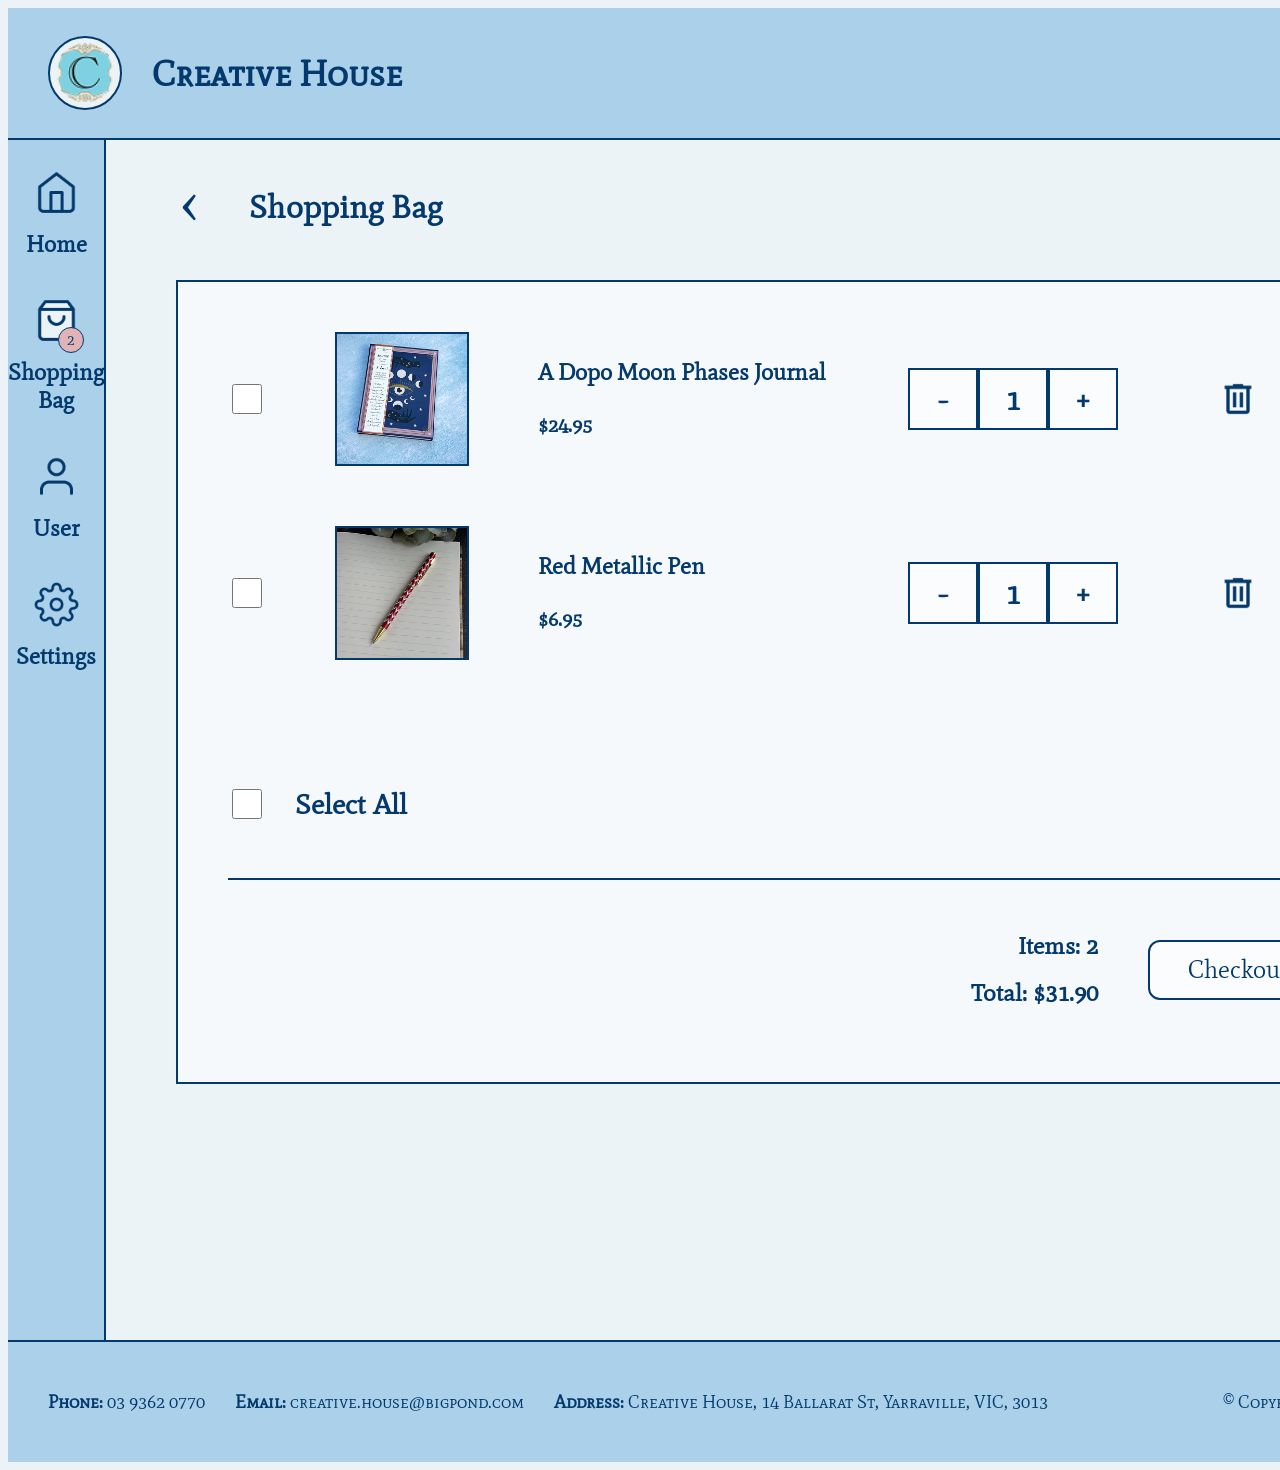
<file: Shopping Bag Ver2.html>
<!DOCTYPE html>
<html lang="en">
<head>
    <meta charset="UTF-8">
    <meta name="viewport" content="width=device-width, initial-scale=1.0">
    <title>Shopping Bag (2)</title>
    <link href="https://fonts.googleapis.com/css2?family=Mate+SC&display=swap" rel="stylesheet">
    <link href="https://fonts.googleapis.com/css2?family=Mate+SC&family=Mate:ital@0;1&display=swap" rel="stylesheet">
    <link rel="stylesheet" href="INFO20005 A3.css">
    <script src="INFO20005 A3.js"></script>
</head>
<body>
    <header>
        <img class="logo" src="Images/Creative House Logo.png" alt="Creative house Logo">
        <h1>Creative House</h1>
    </header>
    <main>
        <div id="navbar">
            <a href="Home Page.html"><img src="Images/Home.png" alt="Home"></a>
            <a href="Home Page.html"><h3>Home</h3></a>
            <div class="bag-wrapper">
                <img src="Images/Shopping Bag Active.png" alt="Shopping Bag">
                <span class="bagBadge" id="bagBadge" style="display:flex;">2</span>
            </div>
            <h3>Shopping <br> Bag</h3>
            <img src="Images/User.png" alt="User">
            <h3>User</h3>
            <img src="Images/Settings.png" alt="Settings">
            <h3>Settings</h3>
        </div>
        <div class="content">
            <div class="title">
                <a href="Home Page.html"><span class="backButton">&#8249;</span></a>
                <h1>Shopping Bag</h1>
            </div>
            <div class="box">
                <div class="journalInfo">
                    <input type="checkbox" class="productCheckbox">
                    <img class="productImage" src="Images/Journal 1.png" alt="Journal 1">
                    <div class="journalText">
                        <h3>A Dopo Moon Phases Journal</h3>
                        <h4>$24.95</h4>
                    </div>
                    <div class="journalInfoRight">
                        <div class="quantity">
                            <h2>-</h2>
                            <h2>1</h2>
                            <h2>+</h2>
                        </div>
                        <img class="binImage" src="Images/Bin.png" alt="Bin">
                    </div>
                </div>
                <div class="journalInfo">
                    <input type="checkbox" class="productCheckbox">
                    <img class="productImage" src="Images/Pen 1.png" alt="Journal 1">
                    <div class="journalText">
                        <h3>Red Metallic Pen</h3>
                        <h4>$6.95</h4>
                    </div>
                    <div class="journalInfoRight">
                        <div class="quantity">
                            <h2>-</h2>
                            <h2>1</h2>
                            <h2>+</h2>
                        </div>
                        <img class="binImage" src="Images/Bin.png" alt="Bin">
                    </div>
                </div>
                <div class="bottom">
                    <div class="selectAll">
                        <input type="checkbox" id="selectAll">
                        <h3>Select All</h3>
                    </div>
                    <hr>
                    <div class="checkout">
                        <div class="checkoutText">
                            <h4>Items: 2</h4>
                            <h4>Total: $31.90</h4>
                        </div>
                        <a href="Payment Details.html"><button class="button">Checkout</button></a>
                    </div>
                </div>
            </div>
        </div>
    </main>
    <footer>
        <p><strong>Phone:</strong> 03 9362 0770</p>
        <p><strong>Email:</strong> creative.house@bigpond.com</p>
        <p><strong>Address:</strong> Creative House, 14 Ballarat St, Yarraville, VIC, 3013</p>
        <div class="copyright">
            <p>© Copyright Creative House 2026</p>
        </div>
    </footer>
</body>
</html>
</file>
<file: Welcome Page.css>
header {
    padding-top: 25px;
    height: 170px;
    font-family: 'Mate SC', serif;
    font-size: 20px;
    text-align: center;
    color: #03396C;
    border-bottom: 2px solid #03396C;
}

.logo {
    border: 2px solid #03396C;
    border-radius: 50%;
    width: 55px;
    height: 55px;
    display: flex;
    align-items: center;
    justify-content: center;
    margin: 0 auto -5px;
    padding: 5px;
    background-color: #ECF3F7;
}

header img {
    display: block;
}

body {
    background-color: #ABD0EA;
    margin: 0;
}

main {
    font-family: 'Mate SC', serif;
    color: #03396C;
}

.container {
    position: relative;
    text-align: center;
    justify-content: center;
}

.container img {
    display: block;
    width: 100%;
    height: 430px;
}

.transparentBox {
    position: absolute;
    top: 0;
    left: 0;
    width: 100%;
    height: 100%;
    background-color: rgba(255, 255, 255, 0.75);
}

.centered {
    position: absolute;
    top: 50%;
    left: 50%;
    transform: translate(-50%, -50%);
    font-size: 25px;
}

footer {
    font-family: 'Mate', serif;
    border-top: 2px solid #03396C;
    padding-top: 30px;
    display: flex;
    align-items: center;
    justify-content: center;
}

footer button {
    font-family: 'Mate', serif;
    color: #03396C;
    font-size: 25px;
    border: 2px solid #03396C;
    border-radius: 12px;
    background-color: rgba(255, 255, 255, 0.5);
    width: 160px;
    height: 80px;
    text-align: center;
}

.buttonContainer {
    display: flex;
    justify-content: center;
    align-items: center;
    gap: 50px;
    padding: 20px;
}

/* mobile responsiveness */

@media (max-width: 700px) {

    .buttonContainer {
        width: 200px;
    }

    .buttonContainer button {
        width: 120px;
        height: 70px;
        font-size: 20px;
    }
}
</file>
<file: INFO20005 A3.css>
header {
    position: relative;
    font-family: 'Mate SC', serif;
    color: #03396C;
    background-color: #ABD0EA;
    display: flex;
    padding: 40px;
    gap: 30px;
    border-bottom: 2px solid #03396C;
    font-size: 18px;
    align-items: center;
    text-align: center;
    height: 50px;
    width: 1440px;
}

.logo {
    border: 2px solid #03396C;
    border-radius: 50%;
    width: 60px;
    height: 60px;
    display: flex;
    padding: 5px;
    background-color: #ECF3F7;
}

body {
    background-color: #ECF3F7;
    flex: 1;
    display: flex;
    flex-direction: column;
}

#navbar {
    font-family: 'Mate', serif;
    color: #03396C;
    position: sticky;
    top: 0;
    background-color: #ABD0EA;
    width: 150px;
    text-align: center;
    padding-top: 30px;
    font-size: 20px;
    height: 130vh;
    min-height: 100%;
    border-right: 2px solid #03396C;
}

#navbar img {
    width: 45px;
    height: 45px;
}

#navbar h3 {
    margin-top: 10px;
    margin-bottom: 40px;
}

main {
    font-family: 'Mate', serif;
    color: #03396C;
    display: flex;
    min-height: 100vh;
    flex: 1;
}

.content {
    padding: 40px;
    padding-bottom: 200px;
    position: relative;
}

.content h1 {
    padding-top: 40px;
}

.searchBar {
    display: flex;
    align-items: center;
    gap: 15px;
    padding: 10px;
    border: 2px solid #03396C;
    border-radius: 12px;
    font-size: 24px;
    background-color: rgba(255, 255, 255, 0.5);
    height: 25px;
    width: 180px;
    margin-bottom: 20px;
}

.searchBar img {
    height: 25px;
    width: 25px;
}

.categories {
    display: grid;
    grid-template-columns: repeat(3, 1fr);
    gap: 100px;
}

.categoryBox,
.productBox {
    width: 250px;
    height: 250px;
    padding-top: 10px;
}

.categoryBox img,
.productBox img {
    border: 2px solid #03396C;
    height: 250px;
    width: 250px;
}

.categoryBoxLabel {
    margin-top: -5px;
    background-color: rgba(255, 255, 255, 0.5);
    padding-left: 10px;
    padding-right: 20px;
    display: flex;
    justify-content: space-between;
    align-items: center;
    border-left: 2px solid #03396C;
    border-right: 2px solid #03396C;
    border-bottom: 2px solid #03396C;
    width: 220px;
}

.categoryBoxLabel h3 {
    padding-left: 10px;
}

.chatbot {
    position: absolute;
    margin-top: 20px;
    top: 20px;
    right: -250px;
    text-align: center;
    font-size: 20px;
    width: 180px;
}

footer {
    font-family: 'Mate SC', serif;
    color: #03396C;
    background-color: #ABD0EA;
    display: flex;
    padding: 40px;
    gap: 30px;
    border-top: 2px solid #03396C;
    font-size: 18px;
    align-items: center;
    text-align: center;
    height: 40px;
    width: 1440px;
}

.copyright {
    margin-left: auto;
}

.subheading {
    display: flex;
    align-items: center;
    width: 980px;
    margin-top: -20px;
}

.subheading img {
    margin-left: auto;
    margin-top: 40px;
}

.products {
    display: grid;
    grid-template-columns: repeat(3, 1fr);
    gap: 100px;
    row-gap: 160px;
}

.productBoxLabel {
    margin-top: -5px;
    background-color: rgba(255, 255, 255, 0.5);
    padding-left: 20px;
    padding-right: 20px;
    display: flex;
    justify-content: space-between;
    align-items: center;
    border-left: 2px solid #03396C;
    border-right: 2px solid #03396C;
    border-bottom: 2px solid #03396C;
    width: 210px;
    height: 120px;
}

.productInfo {
    display: flex;
    flex-direction: column;
    margin-top: -20px;
}

.productInfo h4 {
    font-size: larger;
    margin: 0px;
}

.addButton {
    font-size: 25px;
}

.productContent {
    padding-top: 60px;
    padding-left: 90px;
    font-size: 20px;
}

.productContentTop {
    display: flex;
}

.productContentTop img {
    border: 2px solid #03396C;
}

.description {
    display: block;
    padding-left: 50px;
}

.backButton {
    padding-left: 50px;
    padding-top: 40px;
    font-size: 60px;
}

button {
    font-family: 'Mate', serif;
    color: #03396C;
    font-size: 25px;
    border: 2px solid #03396C;
    border-radius: 12px;
    background-color: rgba(255, 255, 255, 0.5);
    width: 180px;
    height: 60px;
    text-align: center;
}

.details {
    padding-top: 40px;
    width: 850px;
    line-height: 200%;
}

.title {
    display: flex;
    align-items: center;
    height: 40px;
    gap: 50px;
}

.title span {
    padding-left: 35px;
    margin-bottom: 12px;
}

.title h1 {
    margin-top: -5px;
}

.box {
    position: relative;
    display: block;
    align-items: center;
    border: 2px solid #03396C;
    background-color: rgba(255, 255, 255, 0.5);
    margin-left: 30px;
    margin-top: 60px;
    padding: 50px;
    width: 1100px;
    height: 700px;
}

.journalInfo {
    display: flex;
    font-size: 20px;
    align-items: center;
    justify-content: space-between;
    padding-bottom: 60px;
}

input[type="checkbox"] {
    width: 30px;
    height: 30px;
    accent-color: #03396C;
}

.productImage {
    display: flex;
    border: 2px solid #03396C;
    width: 130px;
    height: 130px;
}

.journalInfoRight {
    display: flex;
    align-items: center;
    gap: 100px;
}

.journalText {
    display: block;
    width: 300px;
}

.quantity {
    display: flex;
}

.quantity h2 {
    display: flex;
    width: 50px;
    height: 50px;
    border: 2px solid #03396C;
    align-items: center;
    justify-content: center;
    padding: 4px 8px;
    background-color: rgba(255, 255, 255, 0.5);
}

.binImage {
    width: 40px;
    height: 40px;
    padding-right: 70px;
}

.bottom {
    position: absolute;
    bottom: 50px;
    left: 50px;
    right: 50px;
}

.selectAll {
    display: flex;
    gap: 30px;
    align-items: center;
    padding-bottom: 20px;
    font-size: 24px;
}

hr {
    border: none;
    border-top: 2px solid #03396C;
    padding-bottom: 20px;
}

.checkout {
    display: flex;
    align-items: center;
    justify-content: flex-end;
    gap: 50px;
}

.checkoutText {
    text-align: right;
    font-size: 24px;
    line-height: 60%;
}

.penText {
    padding-right: 124px;
}

.paymentBox {
    position: relative;
    display: block;
    align-items: center;
    border: 2px solid #03396C;
    background-color: rgba(255, 255, 255, 0.5);
    margin-left: 30px;
    margin-top: 60px;
    padding-left: 50px;
    padding-top: 20px;
    font-size: 18px;
    width: 1150px;
    height: 800px;
}

.form form {
    display: grid;
    grid-template-columns: repeat(2, 500px);
    gap: 20px;
}

.form label {
    font-size: 24px;
    margin-top: 20px;
}

.form input {
    font-family: 'Mate', serif;
    color: #03396C;
    font-size: 20px;
    margin-top: 10px;
    width: 400px;
    height: 30px;
    border: 1px solid #03396C;
    padding-left: 10px;
}

.form input:focus {
    font-family: 'Mate', serif;
    color: #03396C;
    font-size: 20px;
    outline: none;
    border: 2px solid #03396C;
}

input[type="type"] {
    font-family: 'Mate', serif;
    color: #03396C;
    font-size: 20px;
    font-weight: bold;
    width: 500px;
    height: 40px;
    border: 2px solid #03396C;
    background-color: rgba(255, 255, 255, 0.5);
    padding-left: 10px;
}

input[type="type"]:focus {
    font-family: 'Mate', serif;
    color: #03396C;
    font-size: 20px;
    font-weight: bold;
    width: 500px;
    height: 40px;
    border: 2px solid #03396C;
    background-color: rgba(255, 255, 255, 0.5);
    padding-left: 10px;
    outline: none;
}

.placeOrder {
    padding-top: 20px;
    padding-left: 900px;
}

.confirmBox {
    display: block;
    align-items: center;
    border: 2px solid #03396C;
    background-color: rgba(255, 255, 255, 0.5);
    margin-left: 30px;
    margin-top: 30px;
    padding: 50px;
    width: 1100px;
    height: 700px;
}

.confirmBox h1 {
    text-align: center;
    font-size: 40px;
}

.endButton {
    font-family: 'Mate', serif;
    color: #03396C;
    font-size: 25px;
    border: 2px solid #03396C;
    border-radius: 12px;
    background-color: rgba(255, 255, 255, 0.5);
    width: 200px;
    height: 100px;
    text-align: center;
    margin-top: 50px;
}

.endButtonContainer {
    display: flex;
    justify-content: center;
    align-items: center;
}

a {
    text-decoration: none;
    color: inherit;
}

.bag-wrapper {
    position: relative;
    display: inline-block;
}

.bagBadge {
    display: none;
    position: absolute;
    bottom: -5px;
    right: -5px;
    background: #E0B3B7;
    color: #03396C;
    border-radius: 50%;
    border: 1px solid #03396C;
    width: 24px;
    height: 24px;
    font-size: 15px;
    justify-content: center;
    align-items: center;
}

.error {
    color: red;
    font-size: 20px;
    display: block;
    margin-top: 15px;
    height: 20px;
}

/* mobile responsiveness */

@media (max-width: 700px) {
    header {
        position: relative;
        height: 350px;
        width: 1600px;
    }

    header h1 {
        font-size: 120px;
        margin-left: 50px;
    }

    .logo {
        width: 220px;
        height: 220px;
        padding: 15px;
        margin-left: 60px;
        border: 4px solid #03396C;
    }

    body {
        background-color: #ECF3F7;
        flex: 1;
        display: flex;
        flex-direction: column;
    }

    #navbar {
        position: sticky;
        top: 0;
        width: 400px;
        text-align: center;
        padding-top: 30px;
        font-size: 20px;
        height: auto;
        border-right: 2px solid #03396C;
        padding-left: 40px;
        padding-right: 40px;
    }

    #navbar img {
        margin-top: 30px;
        width: 100px;
        height: 100px;
    }

    #navbar h3 {
        margin-top: 10px;
        margin-bottom: 40px;
        font-size: 50px;
    }

    main {
        font-family: 'Mate', serif;
        color: #03396C;
        display: flex;
        min-height: 100vh;
        flex: 1;
    }

    .content {
        padding: 40px;
        padding-bottom: 200px;
    }

    .content h1 {
        font-size: 60px;
        padding-top: 80px;
        margin-left: 30px;
        padding-bottom: 20px;
    }

    .searchBar {
        gap: 25px;
        padding: 20px;
        border-radius: 20px;
        font-size: 45px;
        width: 350px;
        height: 50px;
        margin-bottom: 20px;
        margin-top: 50px;
        margin-left: 30px;
    }

    .searchBar img {
        height: 45px;
        width: 45px;
    }

    .categories {
        grid-template-columns: repeat(2, 1fr);
        gap: 100px;
        margin-left: 30px;
    }

    .categoryBox,
    .productBox {
        width: 460px;
        height: 520px;
        padding-top: 50px;
    }

    .categoryBox img,
    .productBox img {
        height: 460px;
        width: 460px;
    }

    .categoryBoxLabel {
        margin-top: -5px;
        padding-left: 10px;
        padding-right: 20px;
        width: 430px;
        height: 100px;
        font-size: 30px;
    }

    .categoryBoxLabel h3 {
        padding-left: 20px;
    }

    .chatbot {
        position: absolute;
        top: 65px;
        left: 1000px;
        text-align: center;
        font-size: 20px;
        width: 300px;
    }

    .chatbot img {
        width: 100px;
        height: 100px;
        padding-right: 300px;
    }

    .chatbot h3 {
        display: none;
    }

    footer {
        display: block;
        height: 700px;
        width: 1600px;
    }

    footer p {
        font-size: 60px;
        width: 1500px;
    }

    .subheading {
        display: flex;
        align-items: center;
        width: 1050px;
        margin-top: -20px;
    }

    .subheading img {
        margin-left: auto;
        margin-top: 50px;
        width: 80px;
        height: 80px;
    }

    .products {
        display: grid;
        grid-template-columns: repeat(2, 400px);
        margin-left: 30px;
        gap: 160px;
        row-gap: 160px;
    }

    .productBoxLabel {
        width: 420px;
        height: 160px;
    }

    .productInfo {
        display: flex;
        flex-direction: column;
        margin-top: -20px;
    }
    .productInfo h3 {
        font-size: 30px;
    }

    .productInfo h4 {
        font-size: 30px;
        margin: 0px;
    }

    .addButton {
        font-size: 25px;
        padding-right: 15px;
    }

    .productContent {
        padding-top: 60px;
        padding-left: 90px;
        font-size: 20px;
    }

    .productContentTop {
        display: block;
    }

    .productContentTop img {
        border: 2px solid #03396C;
        margin-top: 150px;
    }

    .description {
        display: flex;
        flex-direction: column;
        align-items: center;
        text-align: center;
        font-size: 40px;
    }

    .description h3 {
        margin-top: 0;
    }

    .backButton {
        padding-left: 50px;
        padding-top: 40px;
        font-size: 150px;
    }

    .productContentTop img {
        height: 450px;
        width: 450px;
        align-items: center;
        margin-left: 225px;
    }

    button {
        width: 280px;
        height: 100px;
        text-align: center;
        font-size: 40px;
    }

    .details {
        padding-top: 40px;
        width: 850px;
        line-height: 200%;
        font-size: 35px;
        text-align: left;
        padding-bottom: 300px;
    }

    .details h2, .details h3 {
        text-align: left;
    }

    .title {
        display: flex;
        align-items: center;
        height: 150px;
        gap: 50px;
    }

    .title span {
        padding-left: 35px;
        margin-bottom: 12px;
    }

    .title h1 {
        margin-top: 10px;
        font-size: 60px;
    }

    .box {
        margin-left: 40px;
        margin-top: 100px;
        padding: 50px;
        width: 1000px;
        height: 1600px;
    }

    .journalInfo {
        display: flex;
        font-size: 20px;
        align-items: center;
        justify-content: space-between;
        padding-bottom: 60px;
        margin-top: 50px;
    }

    input[type="checkbox"] {
        width: 80px;
        height: 80px;
        accent-color: #03396C;
    }

    .productImage {
        display: flex;
        border: 2px solid #03396C;
        width: 270px;
        height: 270px;
        margin-left: 50px;
    }

    .journalInfoRight {
        display: block;
        align-items: right;
        gap: 100px;
    }

    .journalText {
        display: block;
        gap: 30px;
        margin-left: 60px;
        font-size: 30px;
    }

    .quantity {
        display: none;
    }

    .quantity h2 {
        display: flex;
        width: 50px;
        height: 50px;
        border: 2px solid #03396C;
        align-items: center;
        justify-content: center;
        padding: 4px 8px;
        background-color: rgba(255, 255, 255, 0.5);
    }

    .binImage {
        width: 50px;
        height: 50px;
        padding-right: 20px;
        padding-top: 40px;
    }

    .bottom {
        position: absolute;
        bottom: 50px;
        left: 50px;
        right: 50px;
    }

    .selectAll {
        display: flex;
        gap: 30px;
        align-items: center;
        padding-bottom: 20px;
        font-size: 40px;
    }

    hr {
        border: none;
        border-top: 3px solid #03396C;
        padding-bottom: 20px;
    }

    .checkout {
        display: block;
        align-items: center;
        justify-content: center;
        gap: 50px;
    }

    .checkoutText {
        text-align: center;
        font-size: 40px;
        line-height: 60%;
    }

    .checkout button {
        display: block;
        align-items: center;
        justify-content: center;
        width: 300px;
        height: 100px;
        font-size: 40px;
        margin-left: 350px;
    }

    .penText {
        padding-right: 124px;
    }

    .paymentBox {
        margin-left: 30px;
        margin-top: 70px;
        padding-left: 50px;
        padding-top: 20px;
        font-size: 35px;
        width: 1050px;
        height: 2250px;
    }

    .form form {
        display: grid;
        grid-template-columns: repeat(1, 500px);
        gap: 30px;
    }

    .form label {
        font-size: 50px;
        margin-top: 60px;
    }

    .form input {
        font-size: 40px;
        margin-top: 10px;
        width: 950px;
        height: 50px;
        border: 1px solid #03396C;
        padding-left: 10px;
    }

    .form input:focus {
        font-size: 40px;
        outline: none;
        border: 2px solid #03396C;
    }

    input[type="type"] {
        font-family: 'Mate', serif;
        color: #03396C;
        font-size: 20px;
        font-weight: bold;
        width: 500px;
        height: 40px;
        border: 2px solid #03396C;
        background-color: rgba(255, 255, 255, 0.5);
        padding-left: 10px;
    }

    input[type="type"]:focus {
        font-family: 'Mate', serif;
        color: #03396C;
        font-size: 20px;
        font-weight: bold;
        width: 500px;
        height: 40px;
        border: 2px solid #03396C;
        background-color: rgba(255, 255, 255, 0.5);
        padding-left: 10px;
        outline: none;
    }

    .placeOrder {
        padding-top: 120px;
        padding-left: 645px;
    }

    .placeOrder button {
        width: 320px;
        height: 120px;
        font-size: 45px;
    }

    .confirmBox {
        margin-left: 45px;
        margin-top: 150px;
        padding: 50px;
        width: 1000px;
        height: 1700px;
    }

    .confirmBox h1 {
        text-align: center;
        font-size: 80px;
    }

    .endButton {
        width: 380px;
        height: 200px;
        text-align: center;
        margin-top: 150px;
        font-size: 50px;
    }

    .endButtonContainer {
        display: flex;
        justify-content: center;
        align-items: center;
    }

    a {
        text-decoration: none;
        color: inherit;
    }

    .bag-wrapper {
        position: relative;
        display: inline-block;
    }

    .bagBadge {
        display: none;
        position: absolute;
        bottom: -5px;
        right: -10px;
        background: #E0B3B7;
        color: #03396C;
        border-radius: 50%;
        border: 1px solid #03396C;
        width: 50px;
        height: 50px;
        font-size: 32px;
        justify-content: center;
        align-items: center;
    }

    .error {
        color: red;
        font-size: 40px;
        display: block;
        margin-top: 20px;
        height: 20px;
        width: 1000px;
    }
}
</file>
